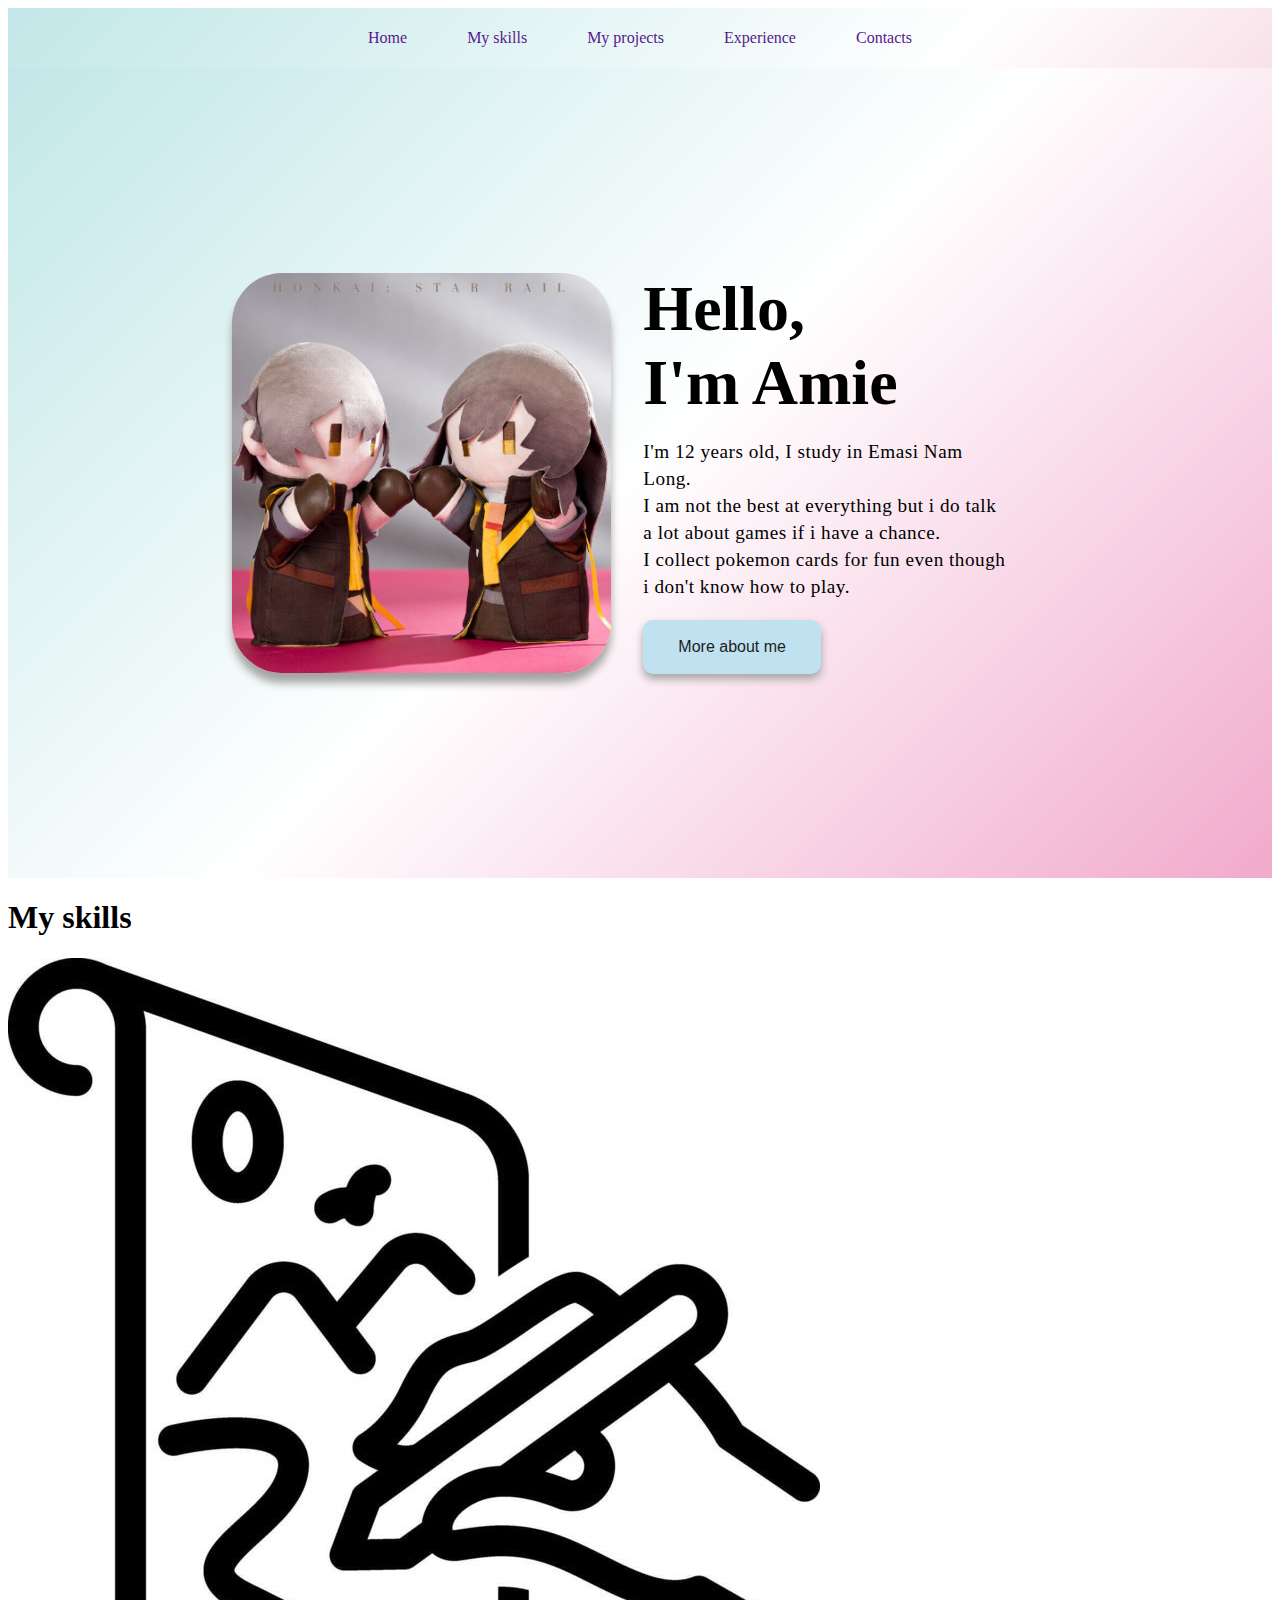
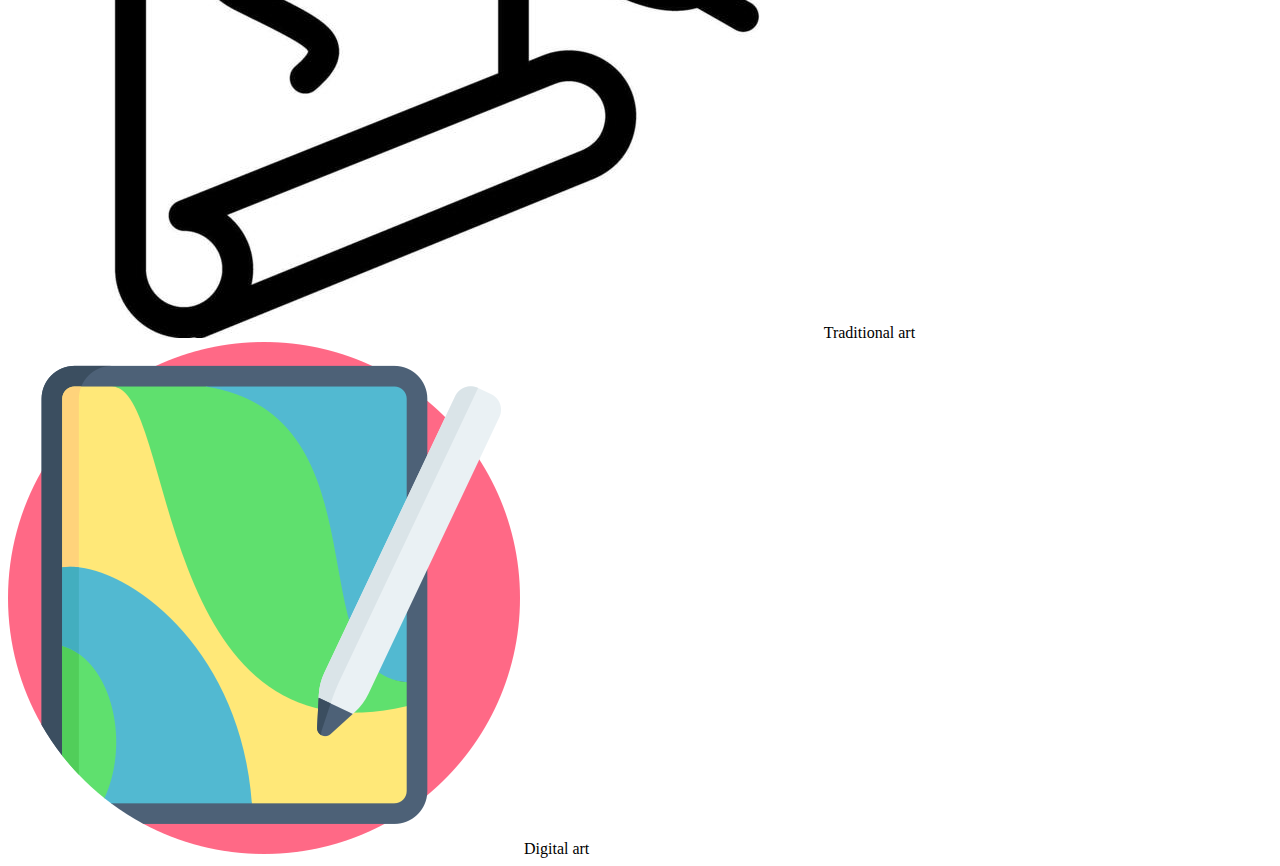
<file: index.html>
<!DOCTYPE html>
<html lang="en">

<head>
    <meta charset="UTF-8">
    <meta name="viewport" content="width=device-width, initial-scale=1.0">
    <title>Document</title>
    <link rel="stylesheet" href="style.css">
</head>

<body>
    <header>
        <div class="header-container">
            <div><a href="">Home</a></div>
            <div><a href="">My skills</a></div>
            <div><a href="">My projects</a></div>
            <div><a href="">Experience</a></div>
            <div><a href="">Contacts</a></div>
        </div>
    </header>
    <main>
        <section class="hero">
            <div class="profile-img">
                <img src="assets/profile.png" alt="profile image">
            </div>
            <div class="content">
                <h1>Hello, <br> I'm Amie</h1>
                <p>I'm 12 years old, I study in Emasi Nam Long. <br> 
                    I am not the best at everything but i do talk a lot about games if i have a chance. 
                    <br>I collect pokemon cards for fun even though i don't know how to play.</p>
                <div class="one">
                    <button class=transition>More about me</button>
                </div>
            </div>
        </section>
        <section class="hero2">
           <div class="content2">
             <h1>My skills</h1>
             
        <div class="Traditional">
            <img src="assets/yea.jpg" class="art" alt="Traditional art">
            <span>Traditional art</span>
        </div>
        <div class="Digital">
            <img src="assets/artyeah.png" class="digit-art" alt="Digital art">
            <span>Digital art</span>
        </div>
    </div>
    
        </section>
    </main>


</body>

</html>
</file>
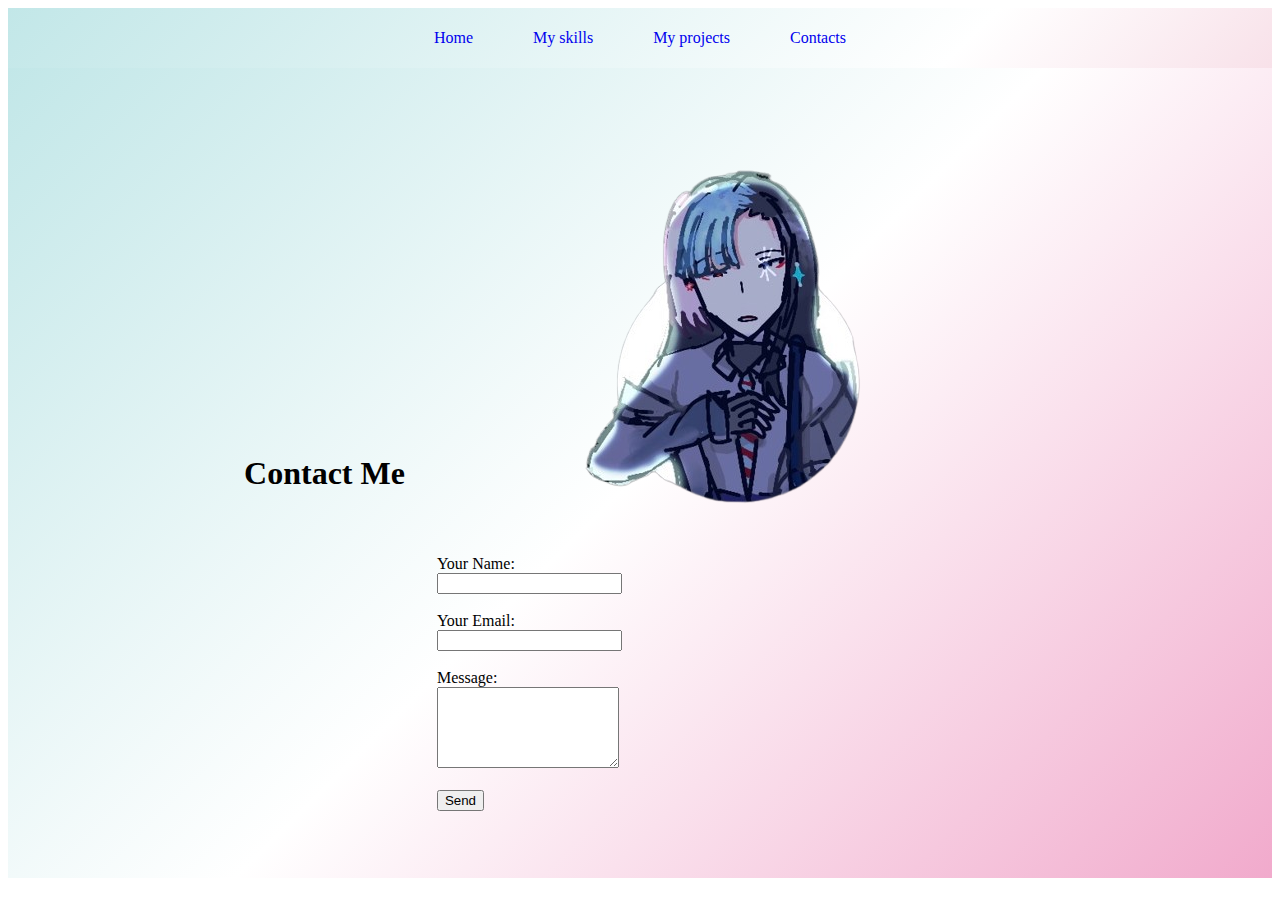
<file: contacts.html>
<!DOCTYPE html>
<html lang="en">
  <head>
    <meta charset="UTF-8" />
    <meta name="viewport" content="width=device-width, initial-scale=1.0" />
    <title>Amie's portfolio</title>
    <link rel="stylesheet" href="style.css" />
  </head>

  <body>
    <header>
      <div class="header-container">
        <div class="transition2"><a href="index.html">Home</a></div>
        <div class="transition2"><a href="myskills.html">My skills</a></div>
        <div class="transition2"><a href="myprojects.html">My projects</a></div>
        <div class="transition2"><a href="contacts.html">Contacts</a></div>
      </div>
    </header>
    <main>
      <section class="hero">
        <div class="title2">
        <h1>Contact Me</h1>
      </div>
       
      <div class="contacting">  
        <div class="contacting-img"> 
        <img src="assets/Hisiro-removebg-preview.png"> 
        </div>  
      <form action="https://formspree.io/f/mzzawgej" method="POST">
        <label for="name">Your Name:</label><br>
        <input type="text" id="name" name="name" required><br><br>

        <label for="email">Your Email:</label><br>
        <input type="email" id="email" name="email" required><br><br>

        <label for="message">Message:</label><br>
        <textarea id="message" name="message" rows="5" required></textarea><br><br>

        <button type="submit">Send</button>
        </div>  
      </form>
      </section>
    </main>
  </body>
</html>
</file>
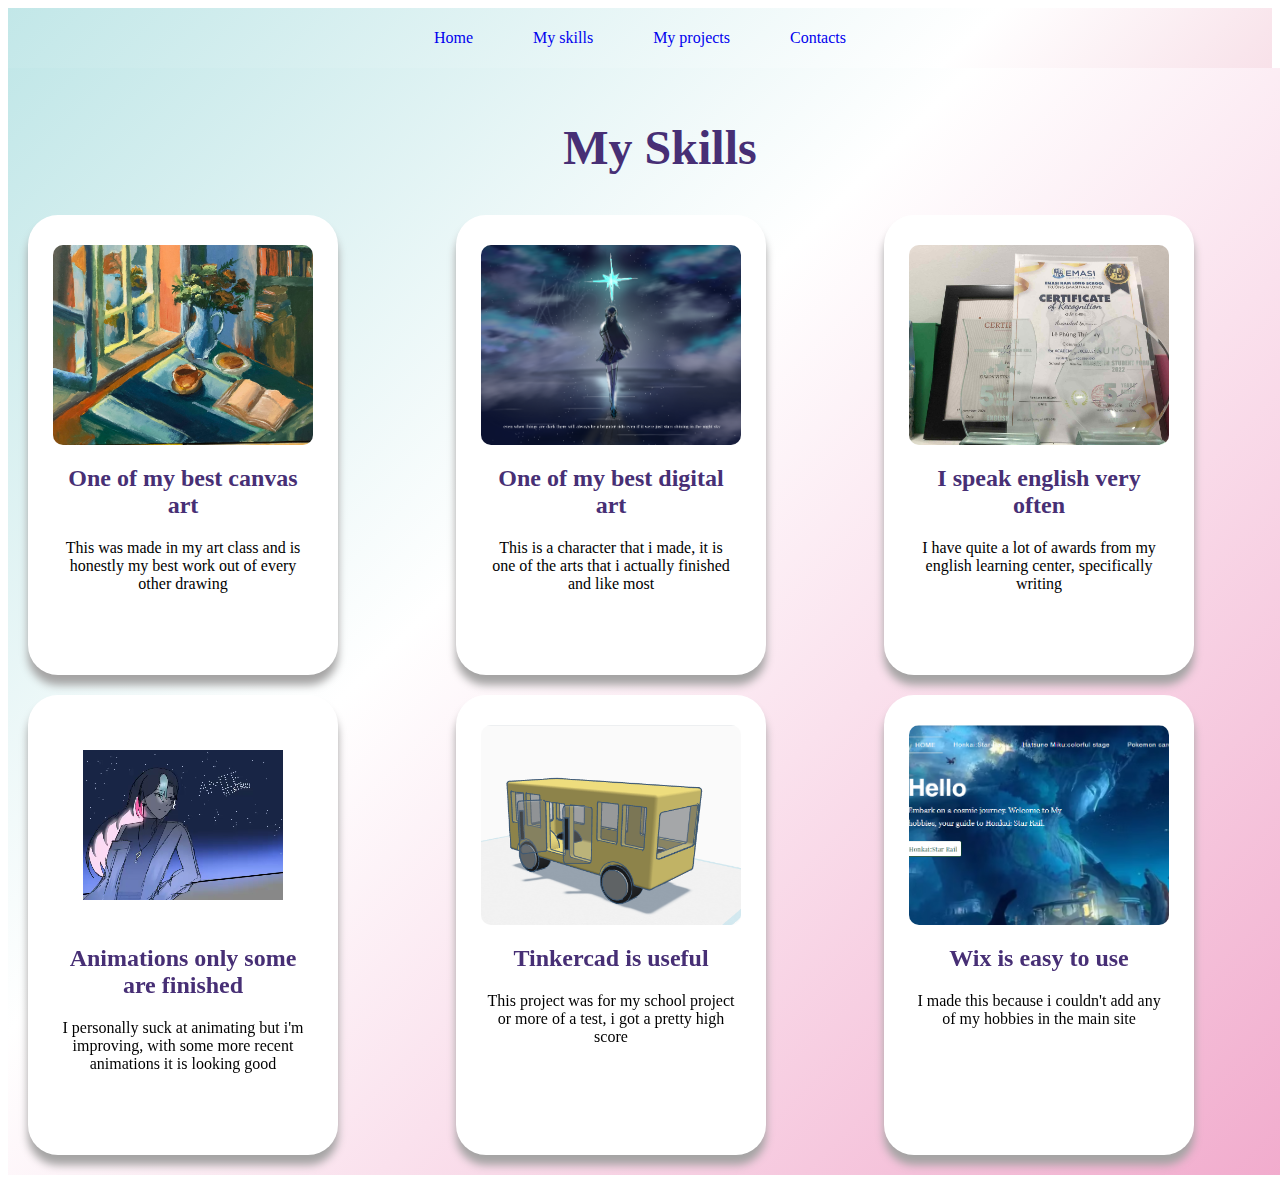
<file: myskills.html>
<!DOCTYPE html>
<html lang="en">
  <head>
    <meta charset="UTF-8" />
    <meta name="viewport" content="width=device-width, initial-scale=1.0" />
    <title>Amie's portfolio</title>
    <link rel="stylesheet" href="style.css" />
  </head>

  <body>
    <header>
      <div class="header-container">
        <div class="transition2"><a href="index.html">Home</a></div>
        <div class="transition2"><a href="myskills.html">My skills</a></div>
        <div class="transition2"><a href="myprojects.html">My projects</a></div>
        <div class="transition2"><a href="contacts.html">Contacts</a></div>
      </div>
    </header>
    <main>
        <section id = "skills2" class="skills2">
      <h1> My Skills</h1>
      <div class="skills-card2">
      <img src="assets/besttraditionalart.jpg" class="imageborder2" alt="Traditional art" />
      <span class="title-of-card">One of my best canvas art</span>
      <span>This was made in my art class and is honestly my best work out of every other drawing</span>
      </div>
          <div class="skills-card2">
      <img src="assets/digitalartdrawnbyme.png" class="imageborder2" alt="My art but on digital" />
      <span class="title-of-card">One of my best digital art</span>
       <span>This is a character that i made, it is one of the arts that i actually finished and like most</span>
      </div>
      <div class="skills-card2">
      <img src="assets/rewards.jpg" class="imageborder2" alt="My art but on digital" />
      <span class="title-of-card">I speak english very often</span>
       <span>I have quite a lot of awards from my english learning center, specifically writing</span>
      </div>
      <div class="skills-card2">
      <video autoplay loop width="200px" height="200px">
        <source src="assets/Lovely_night - Trim.mp4" type="video/mp4" />
      </video>
      <span class="title-of-card">Animations only some are finished</span>
       <span>I personally suck at animating but i'm improving, with some more recent animations it is looking good </span>
      </div>
      <div class="skills-card2">
      <img src="assets/bus.PNG" class="imageborder2" alt="My art but on digital" />
      <span class="title-of-card">Tinkercad is useful</span>
       <span>This project was for my school project or more of a test, i got a pretty high score</span>
      </div>
      <div class="skills-card2">
      <img src="assets/wix.PNG" class="imageborder2" alt="my hobbies website on Wix" />
      <span class="title-of-card">Wix is easy to use</span>
       <span>I made this because i couldn't add any of my hobbies in the main site</span>
      </div>
      </section>
      <div></div>
    </main>
  </body>
</html>
</file>
<file: style.css>
.header-container{
    display: flex;
    justify-content: center;
    gap: 60px;
    background: linear-gradient(135deg, #C2E7E8 0%, white 75%, #f8e1e9 100%);
    height: 60px;
    align-items: center;
}
.header-container div a{
    text-decoration: none;
    font-family:'Trebuchet MS' ;
    font-size: 16px;
}
.transition2:hover{
    padding: 10px;
    border: #5B3F93 solid 2px;
    border-left: 0px;
    border-right: 0px;
    transition-duration: 0.4s;
}


.hero{
    display: flex;
    flex-direction: row;
    justify-content: center;
    align-items:center;
    gap: 2em;
    height: 90vh;
    width: 100%;
    background: linear-gradient(135deg, #C2E7E8 0%, white 50%, #F1AACC 100%);


}
.profile-img{
    width: 30%;
    height: 400px;
    overflow: hidden;
    display: flex;
    align-items: center;
    justify-content: flex-end;
    box-shadow: 0px 10px 9px rgb(165, 164, 164);
    border-radius: 50px;
    /* background-color: bisque; */

}
.profile-img img{
    height: 105%;
    width: 100%;
    object-fit: cover;
    /* display: block; */
}
.profile2-img{
    opacity:1;
    transition-duration: 0.4s;
}
.profile2-img:hover{
   opacity:0;
   background-image: url('assets/profile.png');
}
.content{
    width: 32%;
    display: flex;
    flex-direction: column;
    justify-content: center;
    height: 400px;
}
.content h1{
    font-size: 4em;
    margin: 0px;
    font-family: 'Trebuchet MS';
}
.content p{
    font-size: 1.2em;
    line-height: 1.4em;
    letter-spacing: 0.5px;
    width: 90%;
    font-family: 'Trebuchet MS';
}
.one button{
  background-color: #BFE1F0;
  border: 3px solid #BFE1F0;
  color: rgb(29, 29, 31);
  padding: 15px 32px;
  text-align: center;
  text-decoration: none;
  display: inline-block;
  font-size: 16px;
  border-radius: 10px;
  box-shadow: 0px 5px 9px rgb(165, 164, 164);
  transition-duration: 0.4s;
}


.skills{
    display: grid;
    grid-template-columns: repeat(2,1fr);
    justify-content: center;  
    align-items: center;
    gap: 20px;
    height: 100%;
    width: 100%;
    background: linear-gradient(-135deg,#F1AACC 0%, white 50%, #C2E7E8 100%);
}


.skills h1{
    grid-column: 1 / -1;  
    text-align: center;   
    font-size: 3.5em;
    font-family: 'Trebuchet MS';
    color: #472f75;
    margin-bottom: 20px;
}


.skills-card {
    display: flex;
    align-items: center;
    justify-content: center;
    font-family: 'Trebuchet MS';
    background-color: white;
    box-shadow: 0px 10px 9px rgb(165, 164, 164);
    border-radius: 30px;
    width: 320px;
    text-align: center;
    gap: 40px;
    padding: 30px;
}

.imageborder {
    width: 60px;
    height: 60px;
    border-radius: 10px;
    object-fit: cover;
}

.skills-card .hovering{
    display: none;
}
.skills-card:hover .hover{
    display: none;
}
.skills-card:hover .hovering{
    display: inline;
}

.transition:hover{
  background-color: white;
  border: 3px solid #BFE1F0;
}
.transtion::after{
    content: "";
    display: inline-block;
    background-image: url("assets/starcool.png");
    background-size: contain;
    background-repeat: no-repeat;
    width:20px;
    height: 20px;
    margin-left: 10px;
    opacity: 0;
    transition: opacity 0.3 ease-in-out;
    vertical-align: middle;
}
.transition:hover::after{
    opacity: 1;
}
.transtion2::before{
    content:"\1F31F";
    margin-right: 6px;
    opacity: 0;
    transition: opacity 0.3s;
}
.transition2:hover::before{
    opacity: 1;
}
#skills2 h1{
    grid-column: 1 / -1;  
    text-align: center;   
    font-size: 3em;
    font-family: 'Trebuchet MS';
    color: #472f75;
    margin-bottom: 20px;
}
#skills2{
     display: grid;
    grid-template-columns: repeat(3, 1fr);
    gap: 20px;
    padding: 20px;
    justify-content: flex-start;  
    align-items: center;
    gap: 20px;
    height: 100%;
    width: 100%;
    background: linear-gradient(135deg,#C2E7E8 0%, white 40%, #F1AACC 100%);
}
.imageborder2 {
    width: 260px;
    height: 200px;
    border-radius: 10px;
    object-fit: cover;
}
.skills-card2 {
   display: flex;
    flex-direction: column; 
    align-items: center;  
    justify-content: flex-start; 
    font-family: 'Trebuchet MS';
    background-color: white;
    box-shadow: 0px 10px 9px rgb(165, 164, 164);
    border-radius: 30px;
    height: 400px;
    width: 250px;
    text-align: center; 
    gap: 20px;
    padding: 30px;
}
.title-of-card{
    display: flex;
    justify-content: flex-end;
    font-size: 1.5em;
    font-weight: 600;
    font-family: 'Trebuchet MS';
    color: #472f75;
}

.image1{
    position: relative;
    top: 200px;
    width: 400px;
    height: 250px
}

.image2{
  display: flex;
  width: 400px;
  height: 300px;
  position: absolute;
  right: 550px;
  bottom: 200px;
}
</file>
